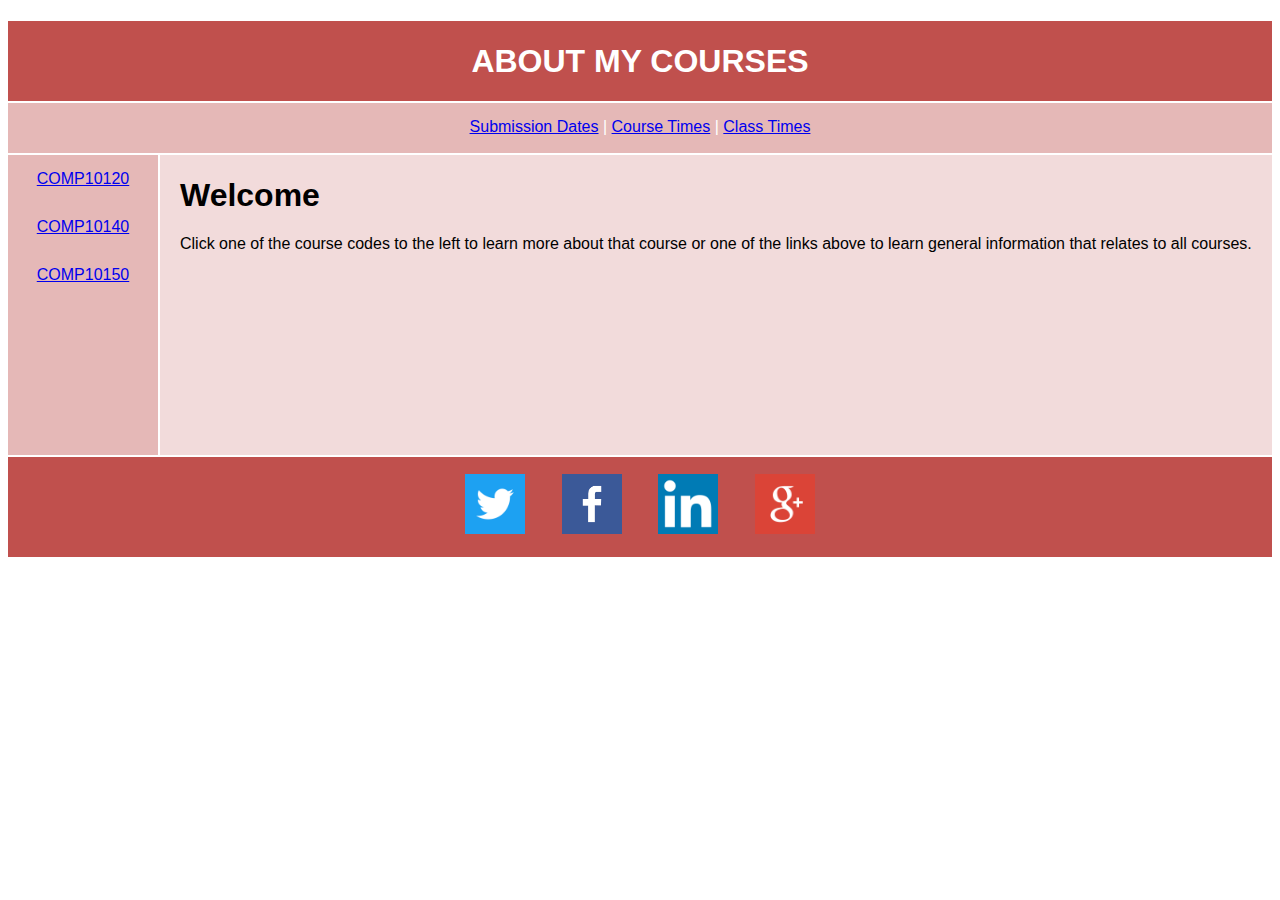
<file: CSS/Lab1/index.html>
<!-- My First Webpage -->
<!DOCTYPE html>
<html lang="en"> <!-- Declaring language -->
  <head>
    <meta charset="utf-8"/> <!-- Declaring character encodings in HTML -->
    <title>My Submission Dates</title>
    <link rel="stylesheet" type="text/css" href="myStyles.css">
  </head>
  <body style="background-color:white;"> <!-- Makes background white -->
    <header>
      <h1 style="line-height: 2.5em;">ABOUT MY COURSES</h1>
    </header>
    <nav style = "line-height: 3em">
      <a href="submissionDates.html">Submission Dates</a> |
      <a href="courseTimes.html">Course Times</a> |
      <a href="classTimes.html">Class Times</a>
    </nav>
    <aside style = "line-height: 3em">
      <a href="comp10120.html">COMP10120</a>
      <a href="comp10140.html"> COMP10140</a>
      <a href="comp10150.html">COMP10150</a>
    </aside>
    <main>
      <h1>Welcome</h1>
      <p>Click one of the course codes to the left to learn more about that course or one of the links above to learn general information that relates to all courses.</p>
    </main>
    <footer>
      <img style= "padding: 1.3%;" src="twitter.png" width="60" height="60">
      <img style= "padding: 1.3%;" src="facebook.png" width="60" height="60">
      <img style= "padding: 1.3%;" src="LinkedIn.png" width="60" height="60">
      <img style= "padding: 1.3%;" src="googleplus.png" width="60" height="60">
    </footer>
  </body>
</html>
</file>
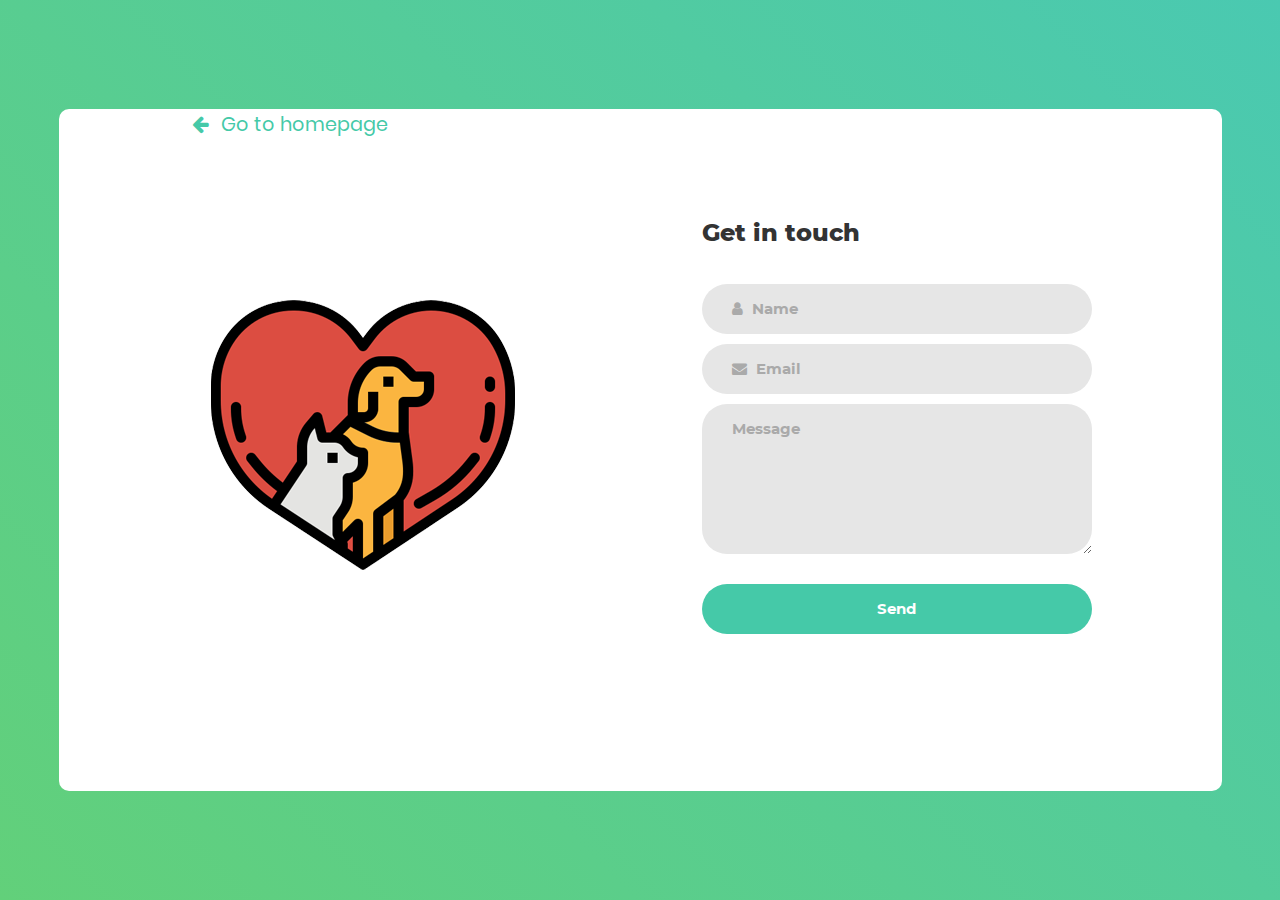
<file: Patch/src/contact/index.html>
<!DOCTYPE html>
<html lang="en">
<head>
	<title>Contact - Patch</title>
	<meta charset="UTF-8">
	<meta name="viewport" content="width=device-width, initial-scale=1">
	<link rel="icon" type="image/png" href="images/icons/favicon.ico"/>
	<link rel="stylesheet" type="text/css" href="fonts/font-awesome-4.7.0/css/font-awesome.min.css">
	<link rel="stylesheet" type="text/css" href="css/main.css">
</head>
<body>

	<div class="bg-contact100">
		<div class="container-contact100">
			<div class="wrap-contact100">
				<a class="go-back" href="../home/index.html#faq">
					<span class="fa fa-arrow-left" style="margin-right: .7em;"></span>Go to homepage
				</a>
				<div class="contact100-pic js-tilt" data-tilt>
					<img src="images/img-01.png" alt="IMG">
				</div>

				<form class="contact100-form validate-form">
					<span class="contact100-form-title">
						Get in touch
					</span>

					<div class="wrap-input100 validate-input" data-validate = "Name is required">
						<input class="input100" type="text" name="name" placeholder="Name">
						<span class="focus-input100"></span>
						<span class="symbol-input100">
							<i class="fa fa-user" aria-hidden="true"></i>
						</span>
					</div>

					<div class="wrap-input100 validate-input" data-validate = "Valid email is required: ex@abc.xyz">
						<input class="input100" type="text" name="email" placeholder="Email">
						<span class="focus-input100"></span>
						<span class="symbol-input100">
							<i class="fa fa-envelope" aria-hidden="true"></i>
						</span>
					</div>

					<div class="wrap-input100 validate-input" data-validate = "Message is required">
						<textarea class="input100" name="message" placeholder="Message"></textarea>
						<span class="focus-input100"></span>
					</div>

					<div class="container-contact100-form-btn">
						<button class="contact100-form-btn">
							Send
						</button>
					</div>
				</form>
			</div>
		</div>
	</div>
	<script >
		$('.js-tilt').tilt({
			scale: 1.1
		})
	</script>
</body>
</html>
</file>
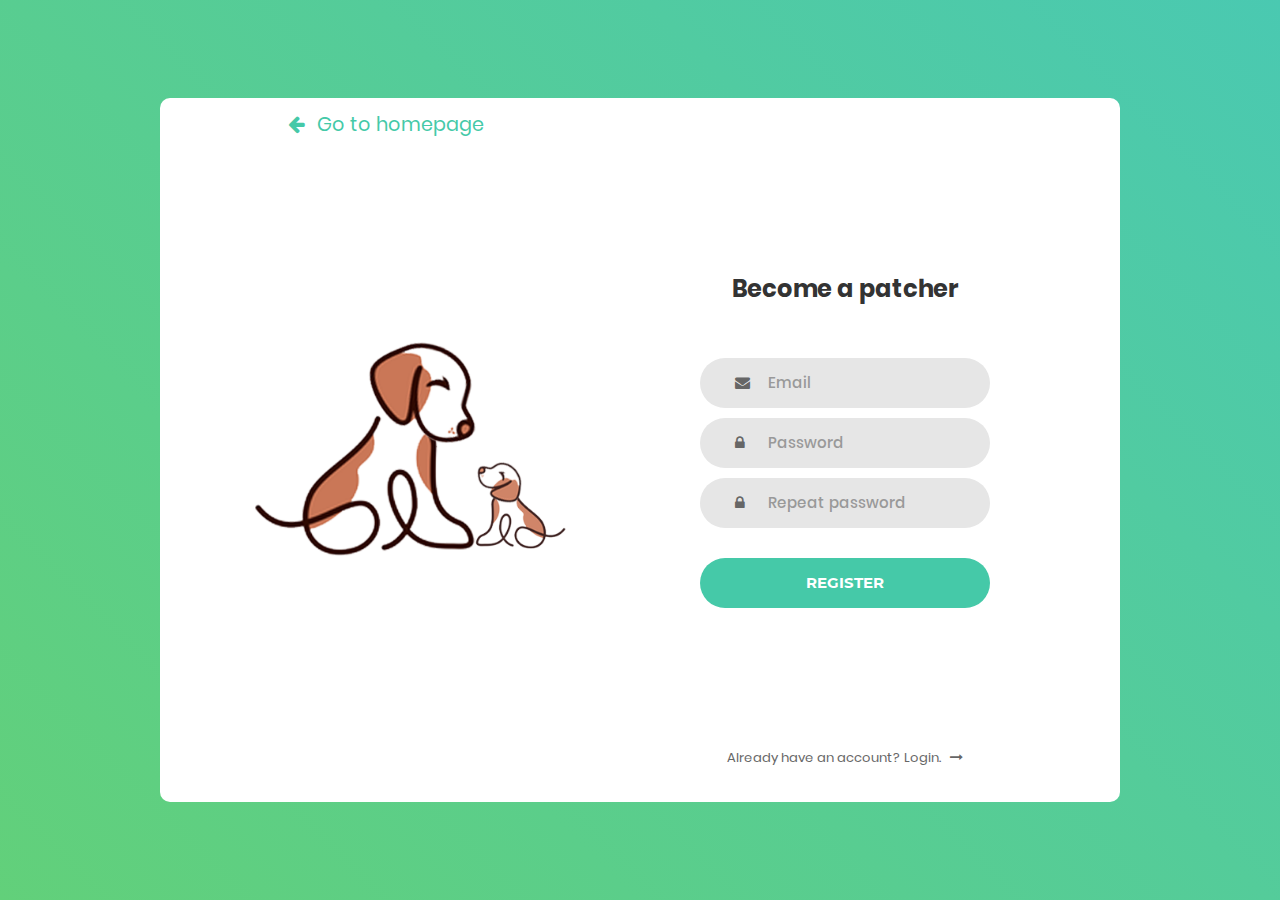
<file: Patch/src/register/index.html>
<!DOCTYPE html>
<html lang="en">
<head>
	<title>Login - Patch</title>
	<meta charset="UTF-8">
	<meta name="viewport" content="width=device-width, initial-scale=1">
	<link rel="icon" type="image/png" href="images/icons/favicon.ico"/>
	<link rel="stylesheet" type="text/css" href="fonts/font-awesome-4.7.0/css/font-awesome.min.css">
	<link rel="stylesheet" type="text/css" href="css/util.css">
	<link rel="stylesheet" type="text/css" href="css/main.css">
</head>
<body>
	
	<div class="limiter">
		<div class="container-login100">
			<div class="wrap-login100">
				<a class="go-back" href="../home/index.html">
					<span class="fa fa-arrow-left" style="margin-right: .7em;"></span>Go to homepage
				</a>
				<div class="login100-pic js-tilt" data-tilt>
					<img src="images/img-01.png" alt="IMG">
				</div>

				<form class="login100-form validate-form">
					<span class="login100-form-title">
						Become a patcher
					</span>

					<div class="wrap-input100 validate-input" data-validate = "Valid email is required: ex@abc.xyz">
						<input class="input100" type="text" name="email" placeholder="Email">
						<span class="focus-input100"></span>
						<span class="symbol-input100">
							<i class="fa fa-envelope" aria-hidden="true"></i>
						</span>
					</div>

					<div class="wrap-input100 validate-input" data-validate = "Password is required">
						<input class="input100" type="password" name="pass" placeholder="Password">
						<span class="focus-input100"></span>
						<span class="symbol-input100">
							<i class="fa fa-lock" aria-hidden="true"></i>
						</span>
					</div>

					<div class="wrap-input100 validate-input" data-validate = "Password is required">
						<input class="input100" type="password" name="pass" placeholder="Repeat password">
						<span class="focus-input100"></span>
						<span class="symbol-input100">
							<i class="fa fa-lock" aria-hidden="true"></i>
						</span>
					</div>
					
					<div class="container-login100-form-btn">
						<button class="login100-form-btn">
							<a href="../login/index.html">Register</a>
						</button>
					</div>

					<div class="text-center p-t-136">
						<a class="txt2" href="../login/index.html">
							Already have an account? Login.
							<i class="fa fa-long-arrow-right m-l-5" aria-hidden="true"></i>
						</a>
					</div>
				</form>
			</div>
		</div>
	</div>
	
	<script >
		$('.js-tilt').tilt({
			scale: 1.1
		})
	</script>
	<script src="js/main.js"></script>

</body>
</html>
</file>
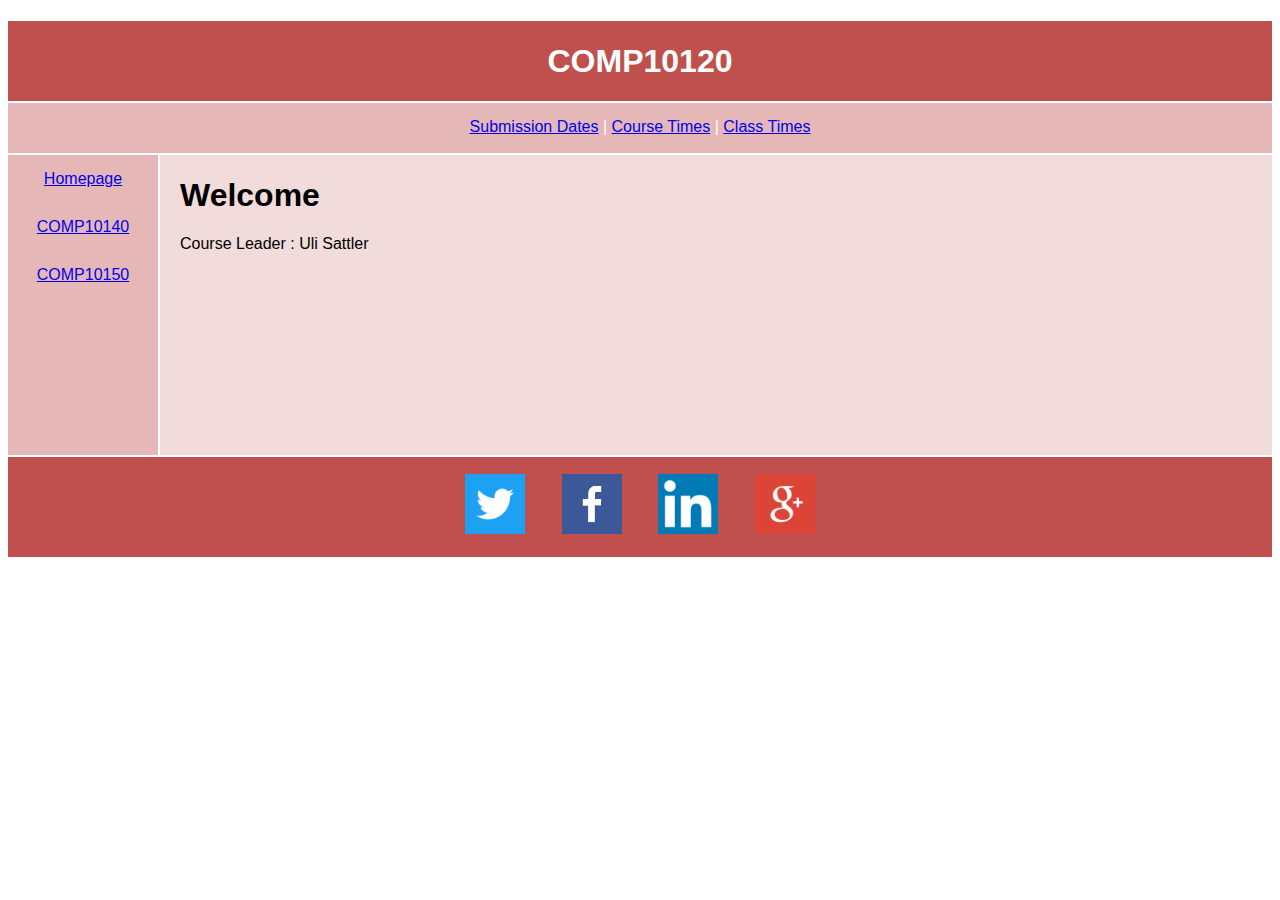
<file: CSS/Lab1/comp10120.html>
<!-- My First Webpage -->
<!DOCTYPE html>
<html lang="en"> <!-- Declaring language -->
  <head>
    <meta charset="utf-8"/> <!-- Declaring character encodings in HTML -->
    <title>COMP10120</title>
    <link rel="stylesheet" type="text/css" href="myStyles.css">
  </head>
  <body style="background-color:white;"> <!-- Makes background white -->
    <header>
      <h1 style="line-height: 2.5em;">COMP10120</h1>
    </header>
    <nav style = "line-height: 3em">
      <a href="submissionDates.html">Submission Dates</a> |
      <a href="courseTimes.html">Course Times</a> |
      <a href="classTimes.html">Class Times</a>
    </nav>
    <aside style = "line-height: 3em">
      <a href="index.html">Homepage</a>
      <a href="comp10140.html"> COMP10140</a>
      <a href="comp10150.html">COMP10150</a>
    </aside>
    <main>
      <h1>Welcome</h1>
      <p>Course Leader : Uli Sattler</p>
    </main>
    <footer>
      <img style= "padding: 1.3%;" src="twitter.png" width="60" height="60">
      <img style= "padding: 1.3%;" src="facebook.png" width="60" height="60">
      <img style= "padding: 1.3%;" src="LinkedIn.png" width="60" height="60">
      <img style= "padding: 1.3%;" src="googleplus.png" width="60" height="60">
    </footer>
  </body>
</html>
</file>
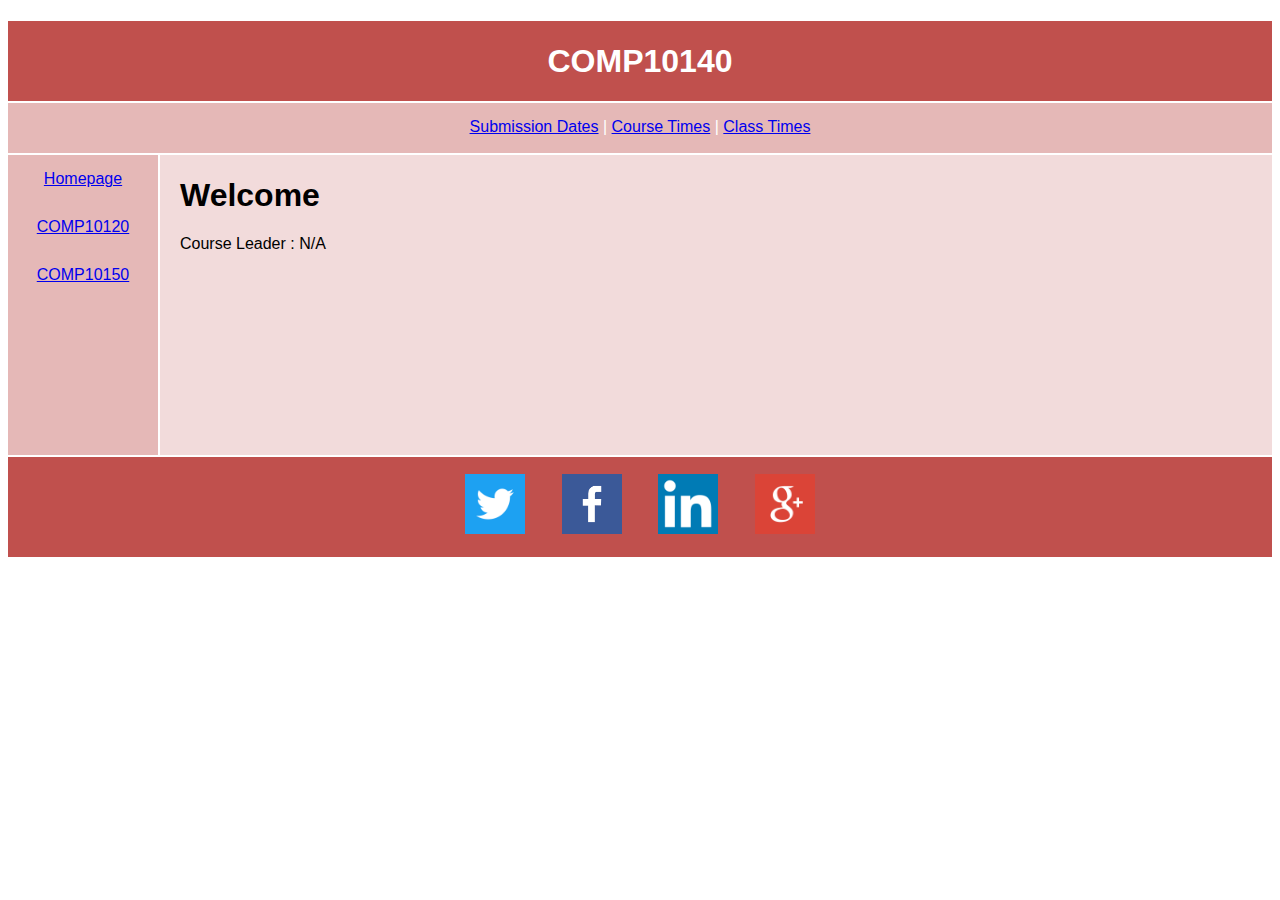
<file: CSS/Lab1/comp10140.html>
<!-- My First Webpage -->
<!DOCTYPE html>
<html lang="en"> <!-- Declaring language -->
  <head>
    <meta charset="utf-8"/> <!-- Declaring character encodings in HTML -->
    <title>COMP10140</title>
    <link rel="stylesheet" type="text/css" href="myStyles.css">
  </head>
  <body style="background-color:white;"> <!-- Makes background white -->
    <header>
      <h1 style="line-height: 2.5em;">COMP10140</h1>
    </header>
    <nav style = "line-height: 3em">
      <a href="submissionDates.html">Submission Dates</a> |
      <a href="courseTimes.html">Course Times</a> |
      <a href="classTimes.html">Class Times</a>
    </nav>
    <aside style = "line-height: 3em">
      <a href="index.html">Homepage</a>
      <a href="comp10120.html">COMP10120</a>
      <a href="comp10150.html">COMP10150</a>
    </aside>
    <main>
      <h1>Welcome</h1>
      <p>Course Leader : N/A</p>
    </main>
    <footer>
      <img style= "padding: 1.3%;" src="twitter.png" width="60" height="60">
      <img style= "padding: 1.3%;" src="facebook.png" width="60" height="60">
      <img style= "padding: 1.3%;" src="LinkedIn.png" width="60" height="60">
      <img style= "padding: 1.3%;" src="googleplus.png" width="60" height="60">
    </footer>
  </body>
</html>
</file>
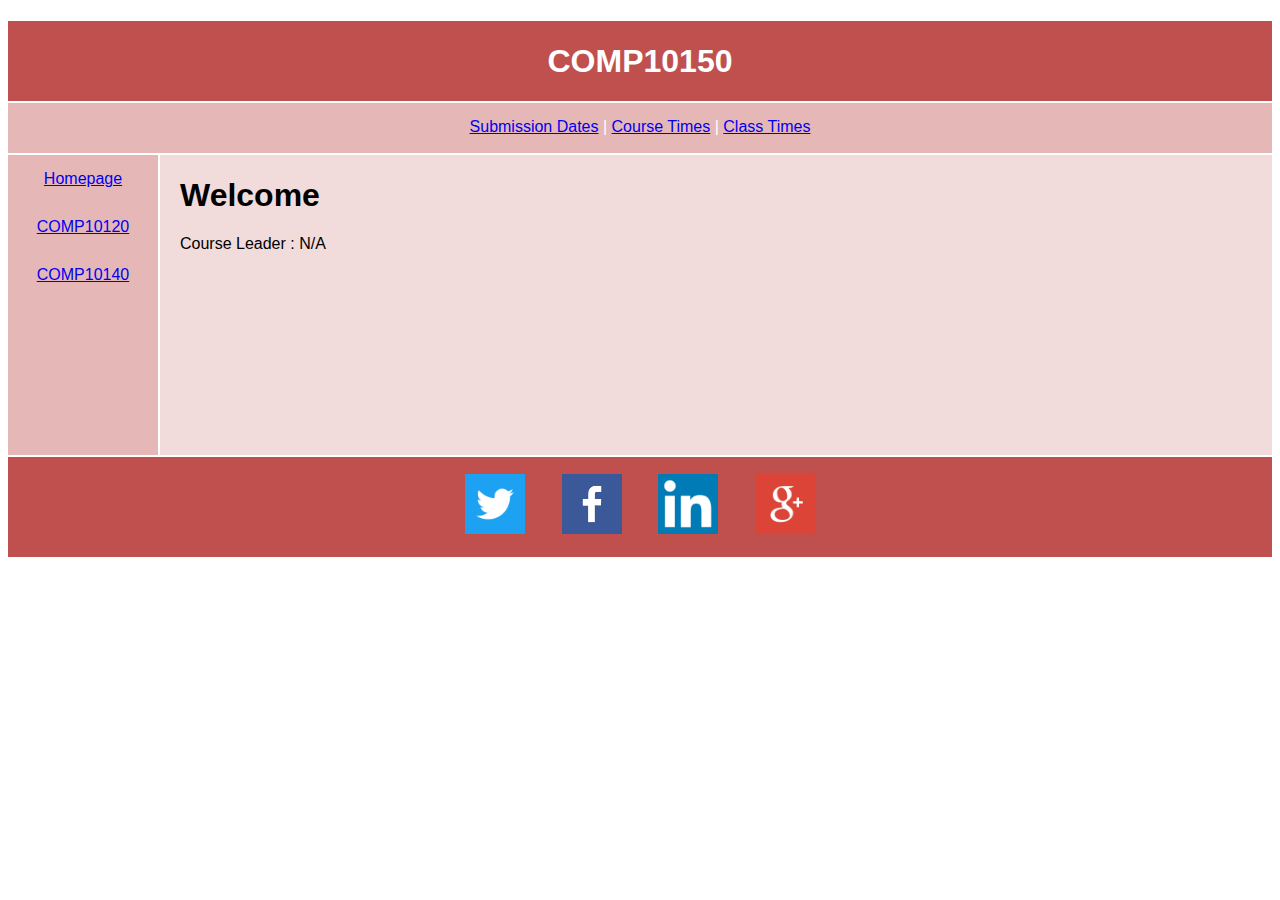
<file: CSS/Lab1/comp10150.html>
<!-- My First Webpage -->
<!DOCTYPE html>
<html lang="en"> <!-- Declaring language -->
  <head>
    <meta charset="utf-8"/> <!-- Declaring character encodings in HTML -->
    <title>COMP10120</title>
    <link rel="stylesheet" type="text/css" href="myStyles.css">
  </head>
  <body style="background-color:white;"> <!-- Makes background white -->
    <header>
      <h1 style="line-height: 2.5em;">COMP10150</h1>
    </header>
    <nav style = "line-height: 3em">
      <a href="submissionDates.html">Submission Dates</a> |
      <a href="courseTimes.html">Course Times</a> |
      <a href="classTimes.html">Class Times</a>
    </nav>
    <aside style = "line-height: 3em">
      <a href="index.html">Homepage</a>
      <a href="comp10120.html">COMP10120</a>
      <a href="comp10140.html"> COMP10140</a>
    </aside>
    <main>
      <h1>Welcome</h1>
      <p>Course Leader : N/A</p>
    </main>
    <footer>
      <img style= "padding: 1.3%;" src="twitter.png" width="60" height="60">
      <img style= "padding: 1.3%;" src="facebook.png" width="60" height="60">
      <img style= "padding: 1.3%;" src="LinkedIn.png" width="60" height="60">
      <img style= "padding: 1.3%;" src="googleplus.png" width="60" height="60">
    </footer>
  </body>
</html>
</file>
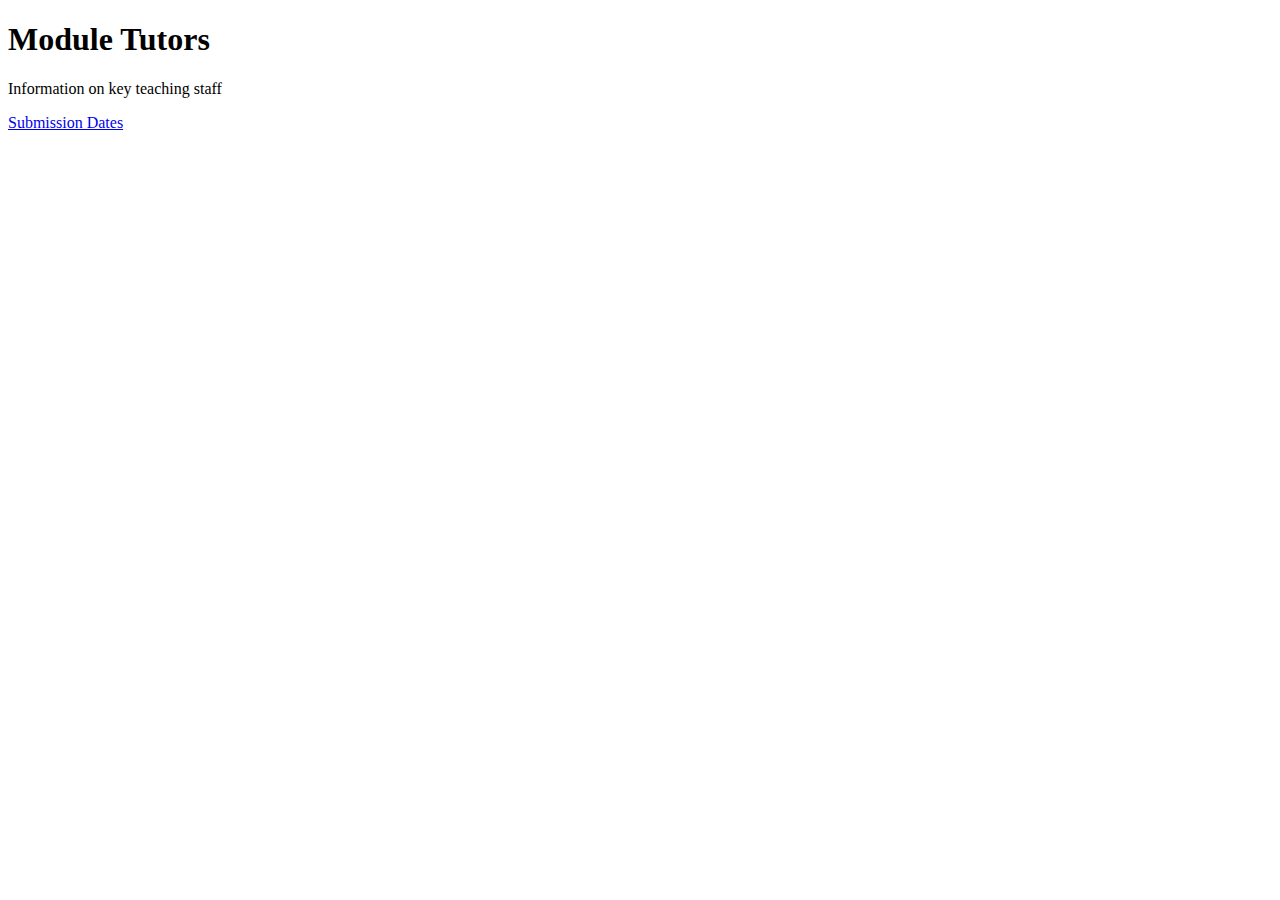
<file: CSS/Lab1/moduleTutors.html>
<!DOCTYPE html>
<!---hello--->
<html lang="en">
  <head>
    <meta charset="utf-8"/>
    <title>Module Tutors</title>
  </head>
  <body>
    <h1 title="The lecturers and tutors that are teaching first year">Module Tutors</h1>
    <p>Information on key teaching staff </p>
    <a href="submissionDates.html">Submission Dates</a>
  </body>
</html>
</file>
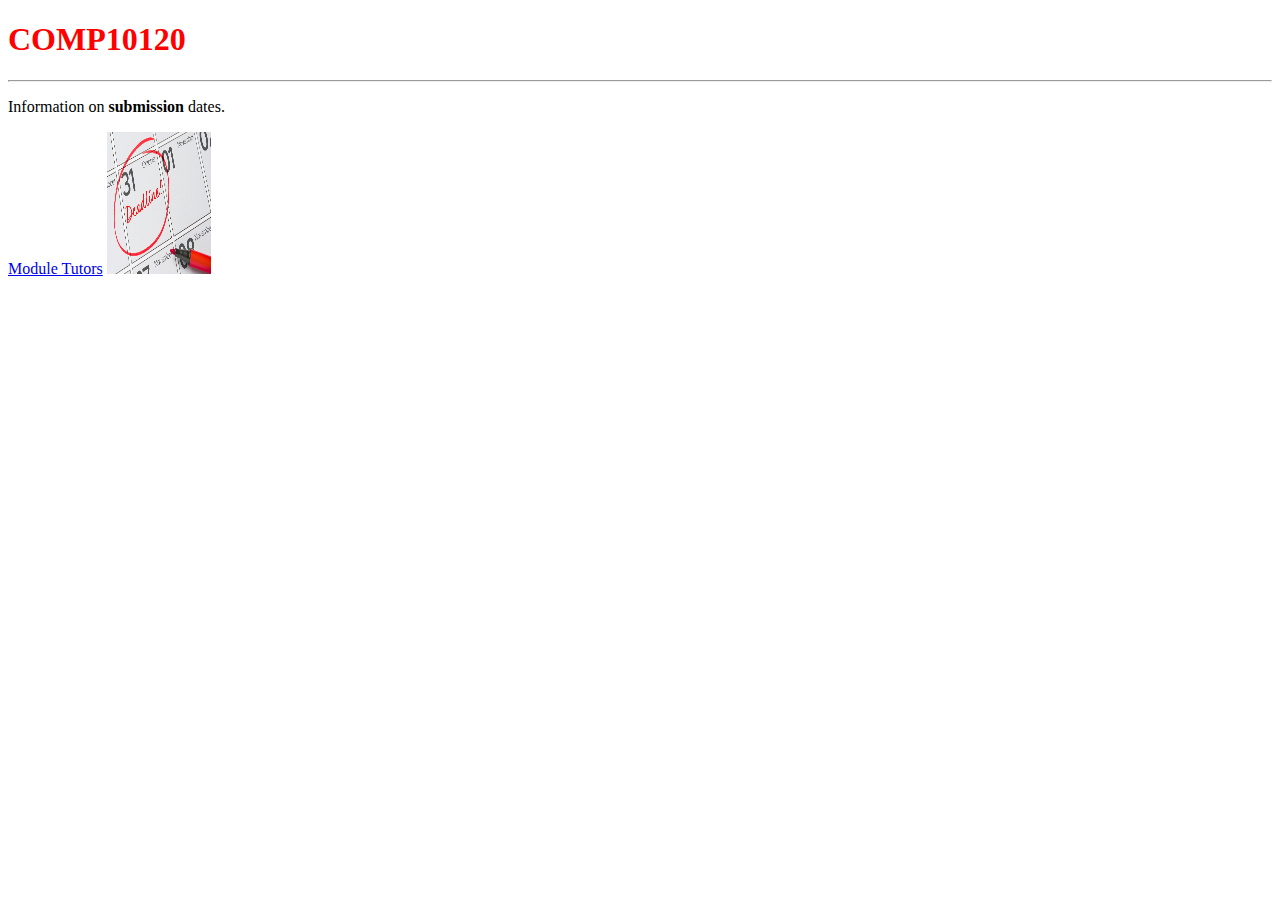
<file: CSS/Lab1/submissionDates.html>
<!-- My First Webpage -->
<!DOCTYPE html>
<html lang="en"> <!-- Declaring language -->
  <head>
    <meta charset="utf-8"/> <!-- Declaring character encodings in HTML -->
    <title>My Submission Dates</title>
  </head>
  <body style="background-color:white;"> <!-- Makes background white -->
    <h1 title="Module Code" style="color:red;">COMP10120</h1> <!-- Makes text red -->
    <hr> </hr>
    <p>Information on <b>submission</b> dates.</p>
    <a href="moduleTutors.html">Module Tutors</a> <!-- Hyperlink to another file in same folder -->
    <img src="deadline.ext.png" alt="A deadline Image" width="104" height="142"> <!-- Displays image in same folder -->
  </body>
</html>
</file>
<file: CSS/Lab1/myStyles.css>
header {
  height:80px;
  font-family: Arial, Helvetica, sans-serif;
  background-color:#C0504D;
  color:white;
  text-align:center }
nav {
  height:50px;
  font-family: Arial, Helvetica, sans-serif;
  background-color:#E5B8B7;
  border-top: 2px solid white;
  color:white;
  text-align:center }
aside {
  height: 300px;
  width: 150px;
  font-family: Arial, Helvetica, sans-serif;
  background-color:#E5B8B7;
  border-top: 2px solid white;
  border-right: 2px solid white;
  color:white;
  float: left;
  text-align:center }
main {
  background-color:#F2DBDB;
  border-top: 2px solid white;
  height: 300px;
  text-indent: 20px;
  font-family: Arial, Helvetica, sans-serif;
}
footer {
  background-color:#C0504D;
  border-top: 2px solid white;
  height: 100px;
  display:block;
  text-align:center;
}
</file>
<file: Patch/src/contact/css/main.css>
@font-face {
  font-family: Montserrat-Regular;
  src: url("../fonts/montserrat/Montserrat-Regular.ttf");
}

@font-face {
  font-family: Montserrat-Bold;
  src: url("../fonts/montserrat/Montserrat-Bold.ttf");
}

@font-face {
  font-family: Montserrat-ExtraBold;
  src: url("../fonts/montserrat/Montserrat-ExtraBold.ttf");
}

@font-face {
  font-family: Montserrat-Medium;
  src: url("../fonts/montserrat/Montserrat-Medium.ttf");
}

@font-face {
  font-family: Poppins-Regular;
  src: url("../fonts/Poppins-Regular.ttf");
}

* {
  margin: 0px;
  padding: 0px;
  box-sizing: border-box;
}

body,
html {
  height: 100%;
  font-family: Montserrat-Regular, sans-serif;
}

a {
  transition: all 0.4s;
  -webkit-transition: all 0.4s;
  -o-transition: all 0.4s;
  -moz-transition: all 0.4s;
  font-family: Poppins-Regular;
  line-height: 1.7;
}

/*---------------------------------------------*/
input {
  outline: none;
  border: none;
}

textarea {
  outline: none;
  border: none;
}

textarea:focus,
input:focus {
  border-color: transparent !important;
}

input:focus::-webkit-input-placeholder {
  color: transparent;
}
input:focus:-moz-placeholder {
  color: transparent;
}
input:focus::-moz-placeholder {
  color: transparent;
}
input:focus:-ms-input-placeholder {
  color: transparent;
}

textarea:focus::-webkit-input-placeholder {
  color: transparent;
}
textarea:focus:-moz-placeholder {
  color: transparent;
}
textarea:focus::-moz-placeholder {
  color: transparent;
}
textarea:focus:-ms-input-placeholder {
  color: transparent;
}

input::-webkit-input-placeholder {
  color: #aaaaaa;
}
input:-moz-placeholder {
  color: #aaaaaa;
}
input::-moz-placeholder {
  color: #aaaaaa;
}
input:-ms-input-placeholder {
  color: #aaaaaa;
}

textarea::-webkit-input-placeholder {
  color: #aaaaaa;
}
textarea:-moz-placeholder {
  color: #aaaaaa;
}
textarea::-moz-placeholder {
  color: #aaaaaa;
}
textarea:-ms-input-placeholder {
  color: #aaaaaa;
}

/*---------------------------------------------*/
button {
  outline: none !important;
  border: none;
  background: transparent;
}

button:hover {
  cursor: pointer;
}

.bg-contact100 {
  width: 100%;
  background-repeat: no-repeat;
  background-position: center center;
  background-size: cover;
}

.container-contact100 {
  width: 100%;
  min-height: 100vh;
  display: -webkit-box;
  display: -webkit-flex;
  display: -moz-box;
  display: -ms-flexbox;
  display: flex;
  flex-wrap: wrap;
  justify-content: center;
  align-items: center;
  padding: 15px;
  background: linear-gradient(-135deg, #4ac9b1, #62d07a);
}

.wrap-contact100 {
  width: 1163px;
  background: #fff;
  border-radius: 10px;
  overflow: hidden;

  display: -webkit-box;
  display: -webkit-flex;
  display: -moz-box;
  display: -ms-flexbox;
  display: flex;
  flex-wrap: wrap;
  justify-content: space-between;
  padding: 110px 130px 157px 148px;
}

.contact100-pic {
  width: 310px;
  padding-top: 55px;
}

.contact100-pic img {
  max-width: 100%;
}

.contact100-form {
  width: 390px;
}

.contact100-form-title {
  display: block;
  font-family: Montserrat-ExtraBold;
  font-size: 24px;
  color: #333333;
  line-height: 1.2;
  text-align: left;
  padding-bottom: 36px;
}

input.input100 {
  height: 50px;
  border-radius: 25px;
  padding: 0 30px 0 50px;
}

input.input100[name="email"] {
  padding: 0 30px 0 54px;
}

textarea.input100 {
  min-height: 150px;
  border-radius: 25px;
  padding: 14px 30px;
}

/*---------------------------------------------*/
.wrap-input100 {
  position: relative;
  width: 100%;
  z-index: 1;
  margin-bottom: 10px;
}

.input100 {
  display: block;
  width: 100%;
  background: #e6e6e6;
  font-family: Montserrat-Bold;
  font-size: 15px;
  line-height: 1.5;
  color: #666666;
}

.focus-input100 {
  display: block;
  position: absolute;
  border-radius: 25px;
  bottom: 0;
  left: 0;
  z-index: -1;
  width: 100%;
  height: 100%;
  box-shadow: 0px 0px 0px 0px;
  color: #45c9a8;
}

.input100:focus + .focus-input100 {
  -webkit-animation: anim-shadow 0.5s ease-in-out forwards;
  animation: anim-shadow 0.5s ease-in-out forwards;
}

@-webkit-keyframes anim-shadow {
  to {
    box-shadow: 0px 0px 60px 25px;
    opacity: 0;
  }
}

@keyframes anim-shadow {
  to {
    box-shadow: 0px 0px 60px 25px;
    opacity: 0;
  }
}

.symbol-input100 {
  display: -webkit-box;
  display: -webkit-flex;
  display: -moz-box;
  display: -ms-flexbox;
  display: flex;
  align-items: center;
  position: absolute;
  border-radius: 25px;
  bottom: 0;
  left: 0;
  width: 100%;
  height: 100%;
  padding-left: 30px;
  pointer-events: none;
  color: #aaaaaa;
  font-size: 15px;

  -webkit-transition: all 0.4s;
  -o-transition: all 0.4s;
  -moz-transition: all 0.4s;
  transition: all 0.4s;
}

.input100:focus + .focus-input100 + .symbol-input100 {
  color: #45c9a8;
  padding-left: 22px;
}

.container-contact100-form-btn {
  width: 100%;
  display: -webkit-box;
  display: -webkit-flex;
  display: -moz-box;
  display: -ms-flexbox;
  display: flex;
  flex-wrap: wrap;
  justify-content: center;
  padding-top: 20px;
}

.contact100-form-btn {
  width: 100%;
  height: 50px;
  border-radius: 25px;
  background: #45c9a8;
  font-family: Montserrat-Bold;
  font-size: 15px;
  line-height: 1.5;
  color: #fff;
  display: -webkit-box;
  display: -webkit-flex;
  display: -moz-box;
  display: -ms-flexbox;
  display: flex;
  justify-content: center;
  align-items: center;
  padding: 0 25px;

  -webkit-transition: all 0.4s;
  -o-transition: all 0.4s;
  -moz-transition: all 0.4s;
  transition: all 0.4s;
}

.contact100-form-btn:hover {
  background: #333333;
}

@media (max-width: 1200px) {
  .contact100-pic {
    width: 33.5%;
  }

  .contact100-form {
    width: 44%;
  }
}

@media (max-width: 992px) {
  .wrap-contact100 {
    padding: 110px 80px 157px 90px;
  }

  .contact100-pic {
    width: 35%;
  }

  .contact100-form {
    width: 55%;
  }
}

@media (max-width: 768px) {
  .wrap-contact100 {
    padding: 110px 80px 157px 80px;
  }

  .contact100-pic {
    display: none;
  }

  .contact100-form {
    width: 100%;
  }
}

@media (max-width: 576px) {
  .wrap-contact100 {
    padding: 110px 15px 157px 15px;
  }
}

.validate-input {
  position: relative;
}

.go-back {
  position: absolute;
  top: 5.7em;
  left: 10em;
  color: #45c9a8;
  text-decoration: none;
  font-size: 1.2em;
}

.go-back:hover {
  padding-left: 0.7em;
  color: rgb(100, 168, 142);
}
</file>
<file: Patch/src/register/css/util.css>
.p-t-12 {
  padding-top: 12px;
}
.p-t-136 {
  padding-top: 136px;
}

.m-l-5 {
  margin-left: 5px;
}

.text-center {
  text-align: center;
}
</file>
<file: Patch/src/register/css/main.css>
@font-face {
  font-family: Poppins-Regular;
  src: url("../fonts/poppins/Poppins-Regular.ttf");
}

@font-face {
  font-family: Poppins-Bold;
  src: url("../fonts/poppins/Poppins-Bold.ttf");
}

@font-face {
  font-family: Poppins-Medium;
  src: url("../fonts/poppins/Poppins-Medium.ttf");
}

@font-face {
  font-family: Montserrat-Bold;
  src: url("../fonts/montserrat/Montserrat-Bold.ttf");
}

* {
  margin: 0px;
  padding: 0px;
  box-sizing: border-box;
}

body,
html {
  height: 100%;
  font-family: Poppins-Regular, sans-serif;
}

/*---------------------------------------------*/
a {
  font-family: Poppins-Regular;
  font-size: 14px;
  line-height: 1.7;
  color: #666666;
  margin: 0px;
  transition: all 0.4s;
  -webkit-transition: all 0.4s;
  -o-transition: all 0.4s;
  -moz-transition: all 0.4s;
}

a:focus {
  outline: none !important;
}

a:hover {
  text-decoration: none;
  color: #45c9a8;
}

/*---------------------------------------------*/
input {
  outline: none;
  border: none;
}

input:focus {
  border-color: transparent !important;
}

input:focus::-webkit-input-placeholder {
  color: transparent;
}
input:focus:-moz-placeholder {
  color: transparent;
}
input:focus::-moz-placeholder {
  color: transparent;
}
input:focus:-ms-input-placeholder {
  color: transparent;
}

input::-webkit-input-placeholder {
  color: #999999;
}
input:-moz-placeholder {
  color: #999999;
}
input::-moz-placeholder {
  color: #999999;
}
input:-ms-input-placeholder {
  color: #999999;
}

/*---------------------------------------------*/
button {
  outline: none !important;
  border: none;
  background: transparent;
}

button:hover {
  cursor: pointer;
}

.txt1 {
  font-family: Poppins-Regular;
  font-size: 13px;
  line-height: 1.5;
  color: #999999;
}

.txt2 {
  font-family: Poppins-Regular;
  font-size: 13px;
  line-height: 1.5;
  color: #666666;
  text-decoration: none;
}

.txt2:hover {
  padding-left: 1em;
  transition: all 0.2s ease-out;
}

.limiter {
  width: 100%;
  margin: 0 auto;
}

.container-login100 {
  width: 100%;
  min-height: 100vh;
  display: -webkit-box;
  display: -webkit-flex;
  display: -moz-box;
  display: -ms-flexbox;
  display: flex;
  flex-wrap: wrap;
  justify-content: center;
  align-items: center;
  padding: 15px;
  background: #9053c7;
  background: -webkit-linear-gradient(-135deg, #4ac9b1, #62d07a);
  background: -o-linear-gradient(-135deg, #4ac9b1, #62d07a);
  background: -moz-linear-gradient(-135deg, #4ac9b1, #62d07a);
  background: linear-gradient(-135deg, #4ac9b1, #62d07a);
}

.wrap-login100 {
  width: 960px;
  background: #fff;
  border-radius: 10px;
  overflow: hidden;

  display: -webkit-box;
  display: -webkit-flex;
  display: -moz-box;
  display: -ms-flexbox;
  display: flex;
  flex-wrap: wrap;
  justify-content: space-between;
  padding: 177px 130px 33px 95px;
}

.login100-pic {
  width: 316px;
}

.login100-pic img {
  max-width: 100%;
  padding-top: 3em;
}

.login100-form {
  width: 290px;
}

.login100-form-title {
  font-family: Poppins-Bold;
  font-size: 24px;
  color: #333333;
  line-height: 1.2;
  text-align: center;

  width: 100%;
  display: block;
  padding-bottom: 54px;
}

/*---------------------------------------------*/
.wrap-input100 {
  position: relative;
  width: 100%;
  z-index: 1;
  margin-bottom: 10px;
}

.input100 {
  font-family: Poppins-Medium;
  font-size: 15px;
  line-height: 1.5;
  color: #666666;

  display: block;
  width: 100%;
  background: #e6e6e6;
  height: 50px;
  border-radius: 25px;
  padding: 0 30px 0 68px;
}

.focus-input100 {
  display: block;
  position: absolute;
  border-radius: 25px;
  bottom: 0;
  left: 0;
  z-index: -1;
  width: 100%;
  height: 100%;
  box-shadow: 0px 0px 0px 0px;
  color: #45c9a8;
}

.input100:focus + .focus-input100 {
  -webkit-animation: anim-shadow 0.5s ease-in-out forwards;
  animation: anim-shadow 0.5s ease-in-out forwards;
}

@-webkit-keyframes anim-shadow {
  to {
    box-shadow: 0px 0px 70px 25px;
    opacity: 0;
  }
}

@keyframes anim-shadow {
  to {
    box-shadow: 0px 0px 70px 25px;
    opacity: 0;
  }
}

.symbol-input100 {
  font-size: 15px;

  display: -webkit-box;
  display: -webkit-flex;
  display: -moz-box;
  display: -ms-flexbox;
  display: flex;
  align-items: center;
  position: absolute;
  border-radius: 25px;
  bottom: 0;
  left: 0;
  width: 100%;
  height: 100%;
  padding-left: 35px;
  pointer-events: none;
  color: #666666;

  -webkit-transition: all 0.4s;
  -o-transition: all 0.4s;
  -moz-transition: all 0.4s;
  transition: all 0.4s;
}

.input100:focus + .focus-input100 + .symbol-input100 {
  color: #45c9a8;
  padding-left: 28px;
}

.container-login100-form-btn {
  width: 100%;
  display: -webkit-box;
  display: -webkit-flex;
  display: -moz-box;
  display: -ms-flexbox;
  display: flex;
  flex-wrap: wrap;
  justify-content: center;
  padding-top: 20px;
}

.login100-form-btn {
  font-family: Montserrat-Bold;
  font-size: 15px;
  line-height: 1.5;
  color: #fff;
  text-transform: uppercase;

  width: 100%;
  height: 50px;
  border-radius: 25px;
  background: #45c9a8;
  display: -webkit-box;
  display: -webkit-flex;
  display: -moz-box;
  display: -ms-flexbox;
  display: flex;
  justify-content: center;
  align-items: center;
  padding: 0 25px;

  -webkit-transition: all 0.4s;
  -o-transition: all 0.4s;
  -moz-transition: all 0.4s;
  transition: all 0.4s;
}

.login100-form-btn a {
  font-family: Montserrat-Bold;
  font-size: 15px;
  line-height: 1.5;
  color: #fff;
  text-transform: uppercase;
  text-decoration: none;
}

.login100-form-btn:hover {
  background: #333333;
}

@media (max-width: 992px) {
  .wrap-login100 {
    padding: 177px 90px 33px 85px;
  }

  .login100-pic {
    width: 35%;
  }

  .login100-form {
    width: 50%;
  }
}

@media (max-width: 768px) {
  .wrap-login100 {
    padding: 100px 80px 33px 80px;
  }

  .login100-pic {
    display: none;
  }

  .login100-form {
    width: 100%;
  }
}

@media (max-width: 576px) {
  .wrap-login100 {
    padding: 100px 15px 33px 15px;
  }
}

.validate-input {
  position: relative;
}

.alert-validate::before {
  content: attr(data-validate);
  position: absolute;
  max-width: 70%;
  background-color: white;
  border: 1px solid #c80000;
  border-radius: 13px;
  padding: 4px 25px 4px 10px;
  top: 50%;
  -webkit-transform: translateY(-50%);
  -moz-transform: translateY(-50%);
  -ms-transform: translateY(-50%);
  -o-transform: translateY(-50%);
  transform: translateY(-50%);
  right: 8px;
  pointer-events: none;

  font-family: Poppins-Medium;
  color: #c80000;
  font-size: 13px;
  line-height: 1.4;
  text-align: left;

  visibility: hidden;
  opacity: 0;

  -webkit-transition: opacity 0.4s;
  -o-transition: opacity 0.4s;
  -moz-transition: opacity 0.4s;
  transition: opacity 0.4s;
}

.alert-validate::after {
  content: "\f06a";
  font-family: FontAwesome;
  display: block;
  position: absolute;
  color: #c80000;
  font-size: 15px;
  top: 50%;
  -webkit-transform: translateY(-50%);
  -moz-transform: translateY(-50%);
  -ms-transform: translateY(-50%);
  -o-transform: translateY(-50%);
  transform: translateY(-50%);
  right: 13px;
}

.alert-validate:hover:before {
  visibility: visible;
  opacity: 1;
}

@media (max-width: 992px) {
  .alert-validate::before {
    visibility: visible;
    opacity: 1;
  }
}

.go-back {
  position: absolute;
  top: 5.7em;
  left: 15em;
  color: #45c9a8;
  text-decoration: none;
  font-size: 1.2em;
}

.go-back:hover {
  padding-left: 0.7em;
  color: rgb(100, 168, 142);
}
</file>
